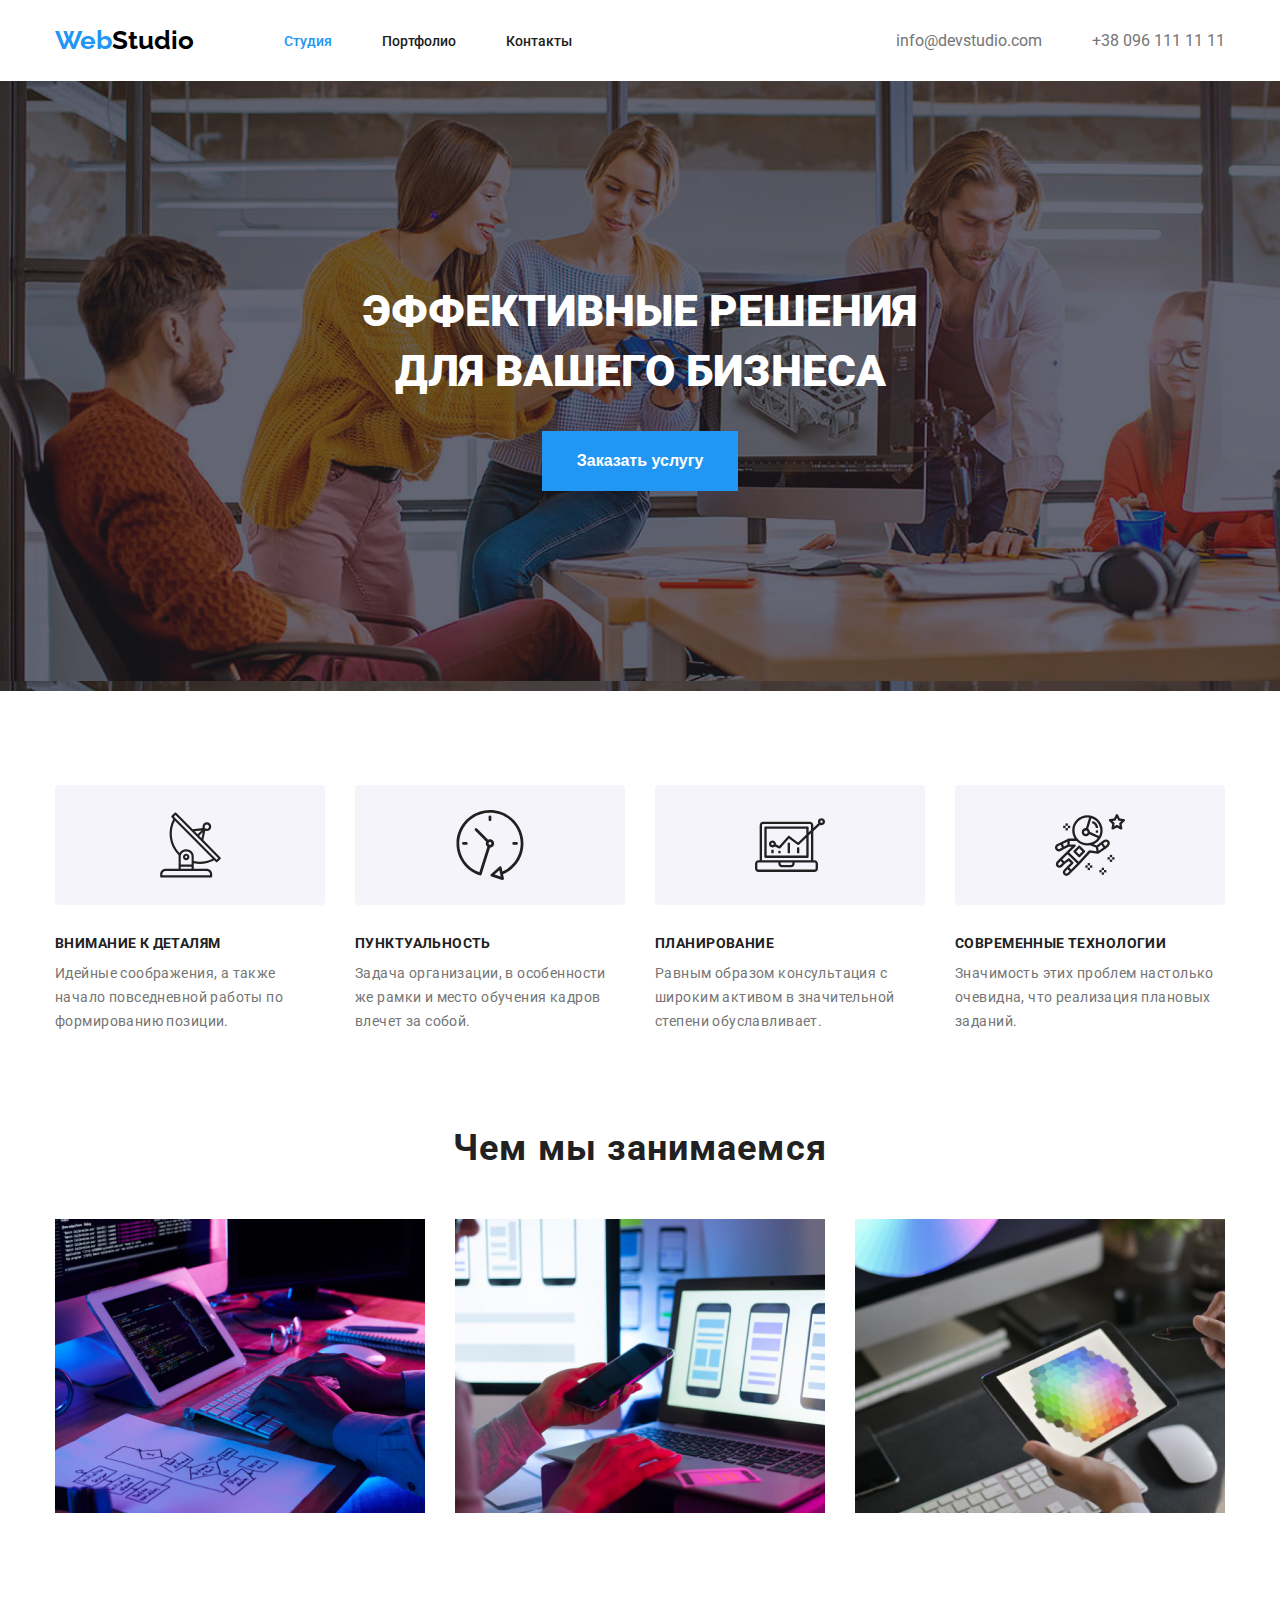
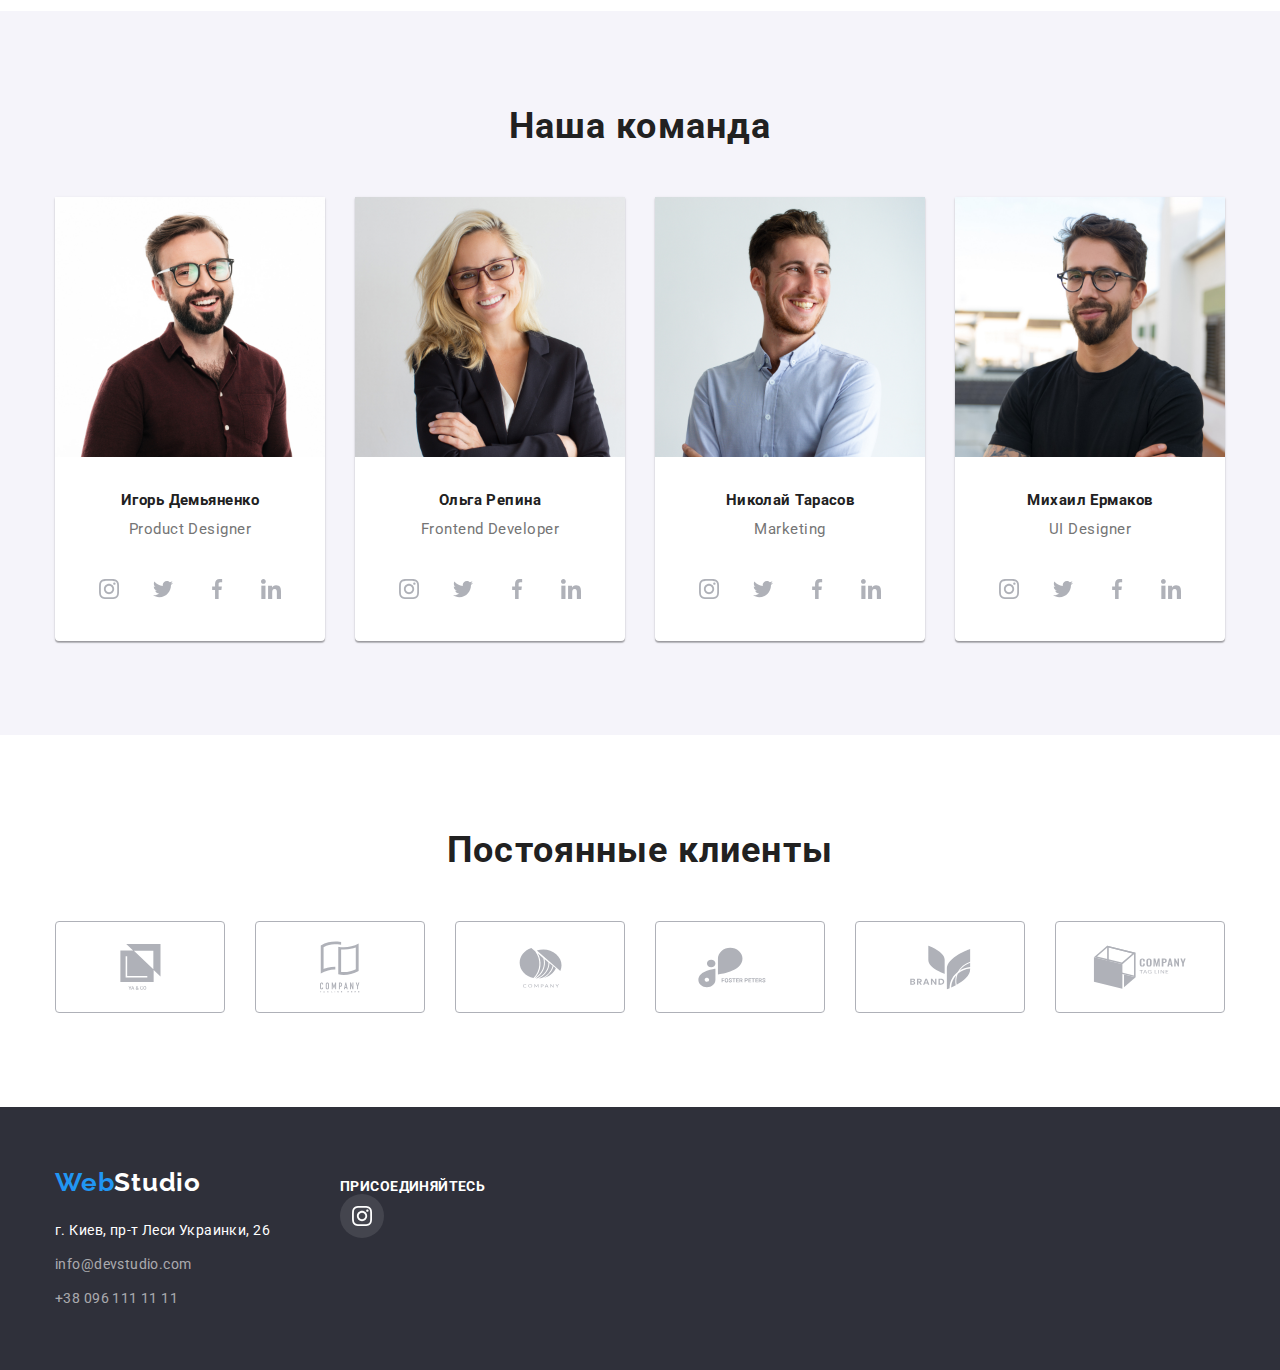
<file: index.html>
<!DOCTYPE html>
<html lang="en">
  <head>
    <meta charset="UTF-8" />
    <meta http-equiv="X-UA-Compatible" content="IE=edge" />
    <meta name="viewport" content="width=device-width, initial-scale=1.0" />
    <link rel="preconnect" href="https://fonts.googleapis.com" />
    <link rel="preconnect" href="https://fonts.gstatic.com" crossorigin />
    <link
      href="https://fonts.googleapis.com/css2?family=Raleway:wght@700&family=Roboto:wght@400;500;700;900&display=swap"
      rel="stylesheet"
    />
    <link rel="stylesheet" href="css/hamburgers.css" />
    <link rel="stylesheet" href="css/style.css" />
    <title>Document</title>
  </head>
  <body>
    <header class="header">
      <div class="container">
        <div class="menu">
          <nav class="navigation">
            <a class="header__logo raleway-font" href="">
              Web<span class="header__logo-text raleway-font">Studio</span>
            </a>
            <ul class="header__menu">
              <li><a class="header__menu-link active" href="">Студия</a></li>
              <li>
                <a class="header__menu-link" href="portfolio.html">Портфолио</a>
              </li>
              <li><a class="header__menu-link" href="">Контакты</a></li>
            </ul>
          </nav>
          <div class="contacts">
            <ul class="contacts__info">
              <li>
                <a class="contacts__info-email" href="mailto:info@devstudio.com"
                  >info@devstudio.com</a
                >
              </li>
              <li>
                <a class="contacts__info-tel" href="tel:+38 096 111 11 11"
                  >+38 096 111 11 11</a
                >
              </li>
            </ul>
          </div>
        </div>
      </div>
    </header>
    <main class="main">
      <section class="section section-black">
        <div class="container">
          <h1 class="section-black__title">
            Эффективные решения для вашего бизнеса
          </h1>
          <button class="btn btn-blue section-black__btn">
            Заказать услугу
          </button>
        </div>
      </section>
      <section class="section section-slogan">
        <div class="container">
          <h2 class="section-slogan__title">Default</h2>
          <div class="section-slogan__block slogan-block">
            <div class="slogan-block__item">
              <div class="slogan-block__svg">
                <svg class="slogan-block__icon size-antenna">
                  <use href="img/sprite.svg#icon-antenna-1"></use>
                </svg>
              </div>
              <h3 class="slogan-block__title">Внимание к деталям</h3>
              <p class="slogan-block__text">
                Идейные соображения, а также начало повседневной работы по
                формированию позиции.
              </p>
            </div>
            <div class="slogan-block__item">
              <div class="slogan-block__svg">
                <svg class="slogan-block__icon size-clock">
                  <use href="img/sprite.svg#icon-clock-1"></use>
                </svg>
              </div>
              <h3 class="slogan-block__title">Пунктуальность</h3>
              <p class="slogan-block__text">
                Задача организации, в особенности же рамки и место обучения
                кадров влечет за собой.
              </p>
            </div>
            <div class="slogan-block__item">
              <div class="slogan-block__svg">
                <svg class="slogan-block__icon size-diagram">
                  <use href="img/sprite.svg#icon-diagram-1"></use>
                </svg>
              </div>
              <h3 class="slogan-block__title">Планирование</h3>
              <p class="slogan-block__text">
                Равным образом консультация с широким активом в значительной
                степени обуславливает.
              </p>
            </div>
            <div class="slogan-block__item">
              <div class="slogan-block__svg">
                <svg class="slogan-block__icon size-astronaut">
                  <use href="img/sprite.svg#icon-astronaut-1"></use>
                </svg>
              </div>
              <h3 class="slogan-block__title">Современные технологии</h3>
              <p class="slogan-block__text">
                Значимость этих проблем настолько очевидна, что реализация
                плановых заданий.
              </p>
            </div>
          </div>
        </div>
      </section>
      <section class="section section-work">
        <div class="container">
          <h2 class="section-work__title title">Чем мы занимаемся</h2>
          <div class="section-work__block work-block">
            <div class="work-block__img">
              <img src="img/work_1.jpg" alt="" />
            </div>
            <div class="work-block__img">
              <img src="img/work_2.jpg" alt="" />
            </div>
            <div class="work-block__img">
              <img src="img/work_3.jpg" alt="" />
            </div>
          </div>
        </div>
      </section>
      <section class="section section-about">
        <div class="container">
          <h2 class="section-about__title title">Наша команда</h2>
          <div class="section-about__block about-block">
            <div class="about-block__item">
              <img class="about-block__img" src="img/team_1.jpg" alt="" />
              <div class="about-block__inner">
                <h3 class="about-block__subtitle">Игорь Демьяненко</h3>
                <p class="about-block__text">Product Designer</p>
                <div class="about-block__icons">
                  <div class="about-block_icon">
                    <svg class="about-block_svg">
                      <use href="img/sprite.svg#icon-instagram-2"></use>
                    </svg>
                  </div>
                  <div class="about-block_icon">
                    <svg class="about-block_svg">
                      <use href="img/sprite.svg#icon-twitter-1"></use>
                    </svg>
                  </div>
                  <div class="about-block_icon">
                    <svg class="about-block_svg">
                      <use href="img/sprite.svg#icon-facebook-1"></use>
                    </svg>
                  </div>
                  <div class="about-block_icon">
                    <svg class="about-block_svg">
                      <use href="img/sprite.svg#icon-linkedin-1"></use>
                    </svg>
                  </div>
                </div>
              </div>
            </div>
            <div class="about-block__item">
              <img class="about-block__img" src="img/team_2.jpg" alt="" />
              <div class="about-block__inner">
                <h3 class="about-block__subtitle">Ольга Репина</h3>
                <p class="about-block__text">Frontend Developer</p>
                <div class="about-block__icons">
                  <div class="about-block_icon">
                    <svg class="about-block_svg">
                      <use href="img/sprite.svg#icon-instagram-2"></use>
                    </svg>
                  </div>
                  <div class="about-block_icon">
                    <svg class="about-block_svg">
                      <use href="img/sprite.svg#icon-twitter-1"></use>
                    </svg>
                  </div>
                  <div class="about-block_icon">
                    <svg class="about-block_svg">
                      <use href="img/sprite.svg#icon-facebook-1"></use>
                    </svg>
                  </div>
                  <div class="about-block_icon">
                    <svg class="about-block_svg">
                      <use href="img/sprite.svg#icon-linkedin-1"></use>
                    </svg>
                  </div>
                </div>
              </div>
            </div>
            <div class="about-block__item">
              <img class="about-block__img" src="img/team_3.jpg" alt="" />
              <div class="about-block__inner">
                <h3 class="about-block__subtitle">Николай Тарасов</h3>
                <p class="about-block__text">Marketing</p>
                <div class="about-block__icons">
                  <div class="about-block_icon">
                    <svg class="about-block_svg">
                      <use href="img/sprite.svg#icon-instagram-2"></use>
                    </svg>
                  </div>
                  <div class="about-block_icon">
                    <svg class="about-block_svg">
                      <use href="img/sprite.svg#icon-twitter-1"></use>
                    </svg>
                  </div>
                  <div class="about-block_icon">
                    <svg class="about-block_svg">
                      <use href="img/sprite.svg#icon-facebook-1"></use>
                    </svg>
                  </div>
                  <div class="about-block_icon">
                    <svg class="about-block_svg">
                      <use href="img/sprite.svg#icon-linkedin-1"></use>
                    </svg>
                  </div>
                </div>
              </div>
            </div>
            <div class="about-block__item">
              <img class="about-block__img" src="img/team_4.jpg" alt="" />
              <div class="about-block__inner">
                <h3 class="about-block__subtitle">Михаил Ермаков</h3>
                <p class="about-block__text">UI Designer</p>
                <div class="about-block__icons">
                  <div class="about-block_icon">
                    <svg class="about-block_svg">
                      <use href="img/sprite.svg#icon-instagram-2"></use>
                    </svg>
                  </div>
                  <div class="about-block_icon">
                    <svg class="about-block_svg">
                      <use href="img/sprite.svg#icon-twitter-1"></use>
                    </svg>
                  </div>
                  <div class="about-block_icon">
                    <svg class="about-block_svg">
                      <use href="img/sprite.svg#icon-facebook-1"></use>
                    </svg>
                  </div>
                  <div class="about-block_icon">
                    <svg class="about-block_svg">
                      <use href="img/sprite.svg#icon-linkedin-1"></use>
                    </svg>
                  </div>
                </div>
              </div>
            </div>
          </div>
        </div>
      </section>
      <section class="section section-clients">
        <div class="container">
          <h2 class="section-clients__title title">Постоянные клиенты</h2>
          <div class="section-clients__block">
            <div class="section-clients__svg">
              <svg class="clients-svg__icon size-yaso">
                <use href="img/sprite.svg#icon-yaso"></use>
              </svg>
            </div>
            <div class="section-clients__svg">
              <svg class="clients-svg__icon size-company_one">
                <use href="img/sprite.svg#icon-company"></use>
              </svg>
            </div>
            <div class="section-clients__svg">
              <svg class="clients-svg__icon size-company_two">
                <use href="img/sprite.svg#icon-company2"></use>
              </svg>
            </div>
            <div class="section-clients__svg">
              <svg class="clients-svg__icon size-foster">
                <use href="img/sprite.svg#icon-foster"></use>
              </svg>
            </div>
            <div class="section-clients__svg">
              <svg class="clients-svg__icon size-brand">
                <use href="img/sprite.svg#icon-brand"></use>
              </svg>
            </div>
            <div class="section-clients__svg">
              <svg class="clients-svg__icon size-company_three">
                <use href="img/sprite.svg#icon-company3"></use>
              </svg>
            </div>
          </div>
        </div>
      </section>
    </main>
    <footer class="footer">
      <div class="container">
        <div class="footer-block">
          <div class="footer-left">
            <a class="footer__logo raleway-font" href="">
              Web<span class="footer__logo-text raleway-font">Studio</span>
            </a>
            <div class="footer__info">
              <p class="footer__info-address">
                г. Киев, пр-т Леси Украинки, 26
              </p>
              <a class="footer__info-email" href="mailto:info@devstudio.com"
                >info@devstudio.com</a
              >
              <a class="footer__info-tel" href="tel:+38 096 111 11 11"
                >+38 096 111 11 11</a
              >
            </div>
          </div>
          <div class="footer-center">
            <p class="footer-center-title">Присоединяйтесь</p>
            <div class="footer-center__icon">
              <div class="footer-center__svg">
                <svg class="size-inst">
                  <use href="img/sprite.svg#icon-instagram-2"></use>
                </svg>
              </div>
            </div>
          </div>
        </div>
      </div>
    </footer>
    <div class="fade-block hidden">
      <div class="modal-window">
        <form action="" class="form">
          <button class="button-close">
            <svg class="close">
              <use href="img/sprite.svg#close"></use>
            </svg>
          </button>
          <h2 class="modal-window__title">
            Оставьте свои данные, мы вам перезвоним
          </h2>
          <div class="modal-contact__fild">
            <label for="user_name">Имя</label>
            <input
              class="modal-contact__input"
              type="text"
              name="user_name"
              id="user_name"
              required
              pattern="[a-zA-Z]*"
              title="your name"
            />
            <svg>
              <use href="img/sprite.svg#person"></use>
            </svg>
          </div>
          <div class="modal-contact__fild">
            <label for="tel">Телефон</label>
            <input
              class="modal-contact__input"
              type="tel"
              name="tel"
              id="tel"
              required
              pattern="[0-9]{3}-[0-9]{3}-[0-9]{2}-[0-9]{2}"
              title="xxx-xxx-xx-xx"
            />
            <svg>
              <use href="img/sprite.svg#phone"></use>
            </svg>
          </div>
          <div class="modal-contact__fild">
            <label for="email">Почта</label>
            <input
              class="modal-contact__input"
              type="email"
              name="email"
              id="email"
              required
              pattern="[a-z0-9._%+-]+@[a-z0-9.-]+\.[a-z]{2,}$"
              title="xxx@xxx.xxx"
            />
            <svg>
              <use href="img/sprite.svg#email"></use>
            </svg>
          </div>
          <div class="modal-contact__fild">
            <label for="textarea">Комментарий</label>
            <textarea
              class="modal-contact__message"
              placeholder="Ваше сообщение"
              name="user_message"
              id="textarea"
              rows="10"
              cols="40"
            ></textarea>
            <svg>
              <use href="img/sprite.svg#email"></use>
            </svg>
          </div>
          <div class="modal-checkbox">
            <label for="checkbox"
              >Соглашаюсь с рассылкой и принимаю Условия договора</label
            >
            <input type="checkbox" id="checkbox" />
          </div>
          <button class="modal-window__btn" type="submit">Отправить</button>
        </form>
      </div>
    </div>
    <script src="/js/main.js"></script>
  </body>
</html>
</file>
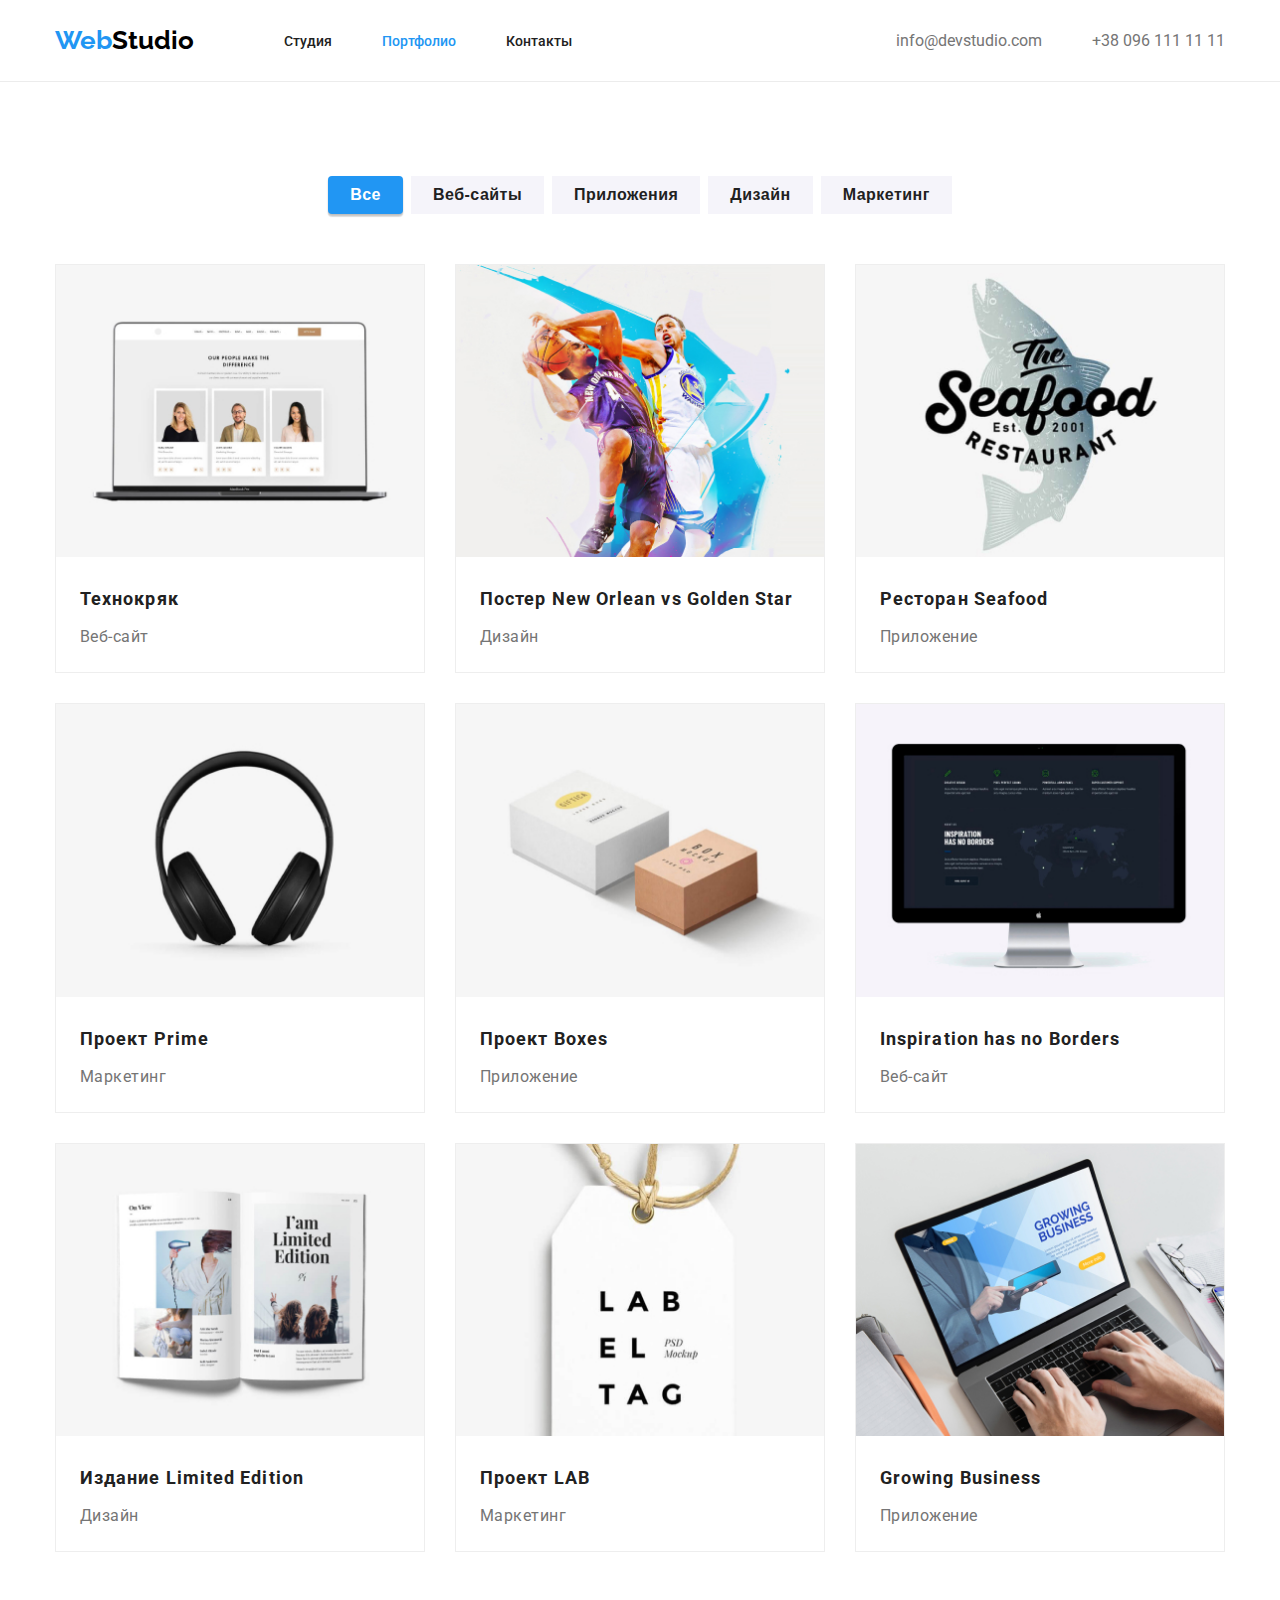
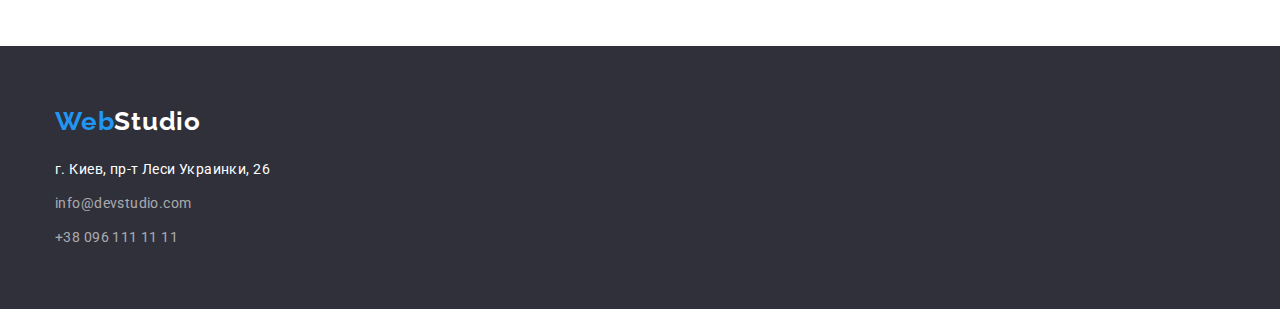
<file: portfolio.html>
<!DOCTYPE html>
<html lang="en">
  <head>
    <meta charset="UTF-8" />
    <meta http-equiv="X-UA-Compatible" content="IE=edge" />
    <meta name="viewport" content="width=device-width, initial-scale=1.0" />
    <link rel="preconnect" href="https://fonts.googleapis.com" />
    <link rel="preconnect" href="https://fonts.gstatic.com" crossorigin />
    <link
      href="https://fonts.googleapis.com/css2?family=Raleway:wght@700&family=Roboto:wght@400;500;700;900&display=swap"
      rel="stylesheet"
    />
    <link rel="stylesheet" href="css/hamburgers.css" />
    <link rel="stylesheet" href="css/style.css" />
    <title>Document</title>
  </head>
  <body>
    <header class="header header__portfolio">
      <div class="container">
        <div class="menu">
          <nav class="navigation">
            <a class="header__logo raleway-font" href="">
              Web<span class="header__logo-text raleway-font">Studio</span>
            </a>
            <ul class="header__menu">
              <li><a class="header__menu-link" href="index.html">Студия</a></li>
              <li><a class="header__menu-link active" href="">Портфолио</a></li>
              <li><a class="header__menu-link" href="">Контакты</a></li>
            </ul>
          </nav>
          <div class="contacts">
            <ul class="contacts__info">
              <li>
                <a class="contacts__info-email" href="mailto:info@devstudio.com"
                  >info@devstudio.com</a
                >
              </li>
              <li>
                <a class="contacts__info-tel" href="tel:+38 096 111 11 11"
                  >+38 096 111 11 11</a
                >
              </li>
            </ul>
          </div>
        </div>
      </div>
    </header>
    <main class="main">
      <section class="section portfolio">
        <div class="container">
          <div class="portfolio__top">
            <button class="portfolio__top-btn active">Все</button>
            <button class="portfolio__top-btn">Веб-сайты</button>
            <button class="portfolio__top-btn">Приложения</button>
            <button class="portfolio__top-btn">Дизайн</button>
            <button class="portfolio__top-btn">Маркетинг</button>
          </div>
          <div class="portfolio__bottom bottom-item">
            <div class="portfolio__bottom-item">
              <div class="portfolio__bottom-block">
                <img
                  class="portfolio__bottom-img"
                  src="img/portfolio1.jpg"
                  alt=""
                />
                <p class="portfolio__bottom-descr">
                  Ресурс предлагает комплексные предложения с разным уровнем
                  функционала и сервисов. Все это позволит посетителю получить
                  исчерпывающие сведения о компании или частном лице.
                </p>
              </div>
              <div class="portfolio__bottom-inner">
                <h3 class="portfolio__bottom-subtitle">Технокряк</h3>
                <p class="portfolio__bottom-text">Веб-сайт</p>
              </div>
            </div>
            <div class="portfolio__bottom-item">
              <div class="portfolio__bottom-block">
                <img
                  class="portfolio__bottom-img"
                  src="img/portfolio2.jpg"
                  alt=""
                />
                <p class="portfolio__bottom-descr">
                  Ресурс предлагает комплексные предложения с разным уровнем
                  функционала и сервисов. Все это позволит посетителю получить
                  исчерпывающие сведения о компании или частном лице.
                </p>
              </div>
              <div class="portfolio__bottom-inner">
                <h3 class="portfolio__bottom-subtitle">
                  Постер New Orlean vs Golden Star
                </h3>
                <p class="portfolio__bottom-text">Дизайн</p>
              </div>
            </div>
            <div class="portfolio__bottom-item">
              <img
                class="portfolio__bottom-img"
                src="img/portfolio3.jpg"
                alt=""
              />
              <div class="portfolio__bottom-inner">
                <h3 class="portfolio__bottom-subtitle">Ресторан Seafood</h3>
                <p class="portfolio__bottom-text">Приложение</p>
              </div>
            </div>
            <div class="portfolio__bottom-item">
              <img
                class="portfolio__bottom-img"
                src="img/portfolio4.jpg"
                alt=""
              />
              <div class="portfolio__bottom-inner">
                <h3 class="portfolio__bottom-subtitle">Проект Prime</h3>
                <p class="portfolio__bottom-text">Маркетинг</p>
              </div>
            </div>
            <div class="portfolio__bottom-item">
              <img
                class="portfolio__bottom-img"
                src="img/portfolio5.jpg"
                alt=""
              />
              <div class="portfolio__bottom-inner">
                <h3 class="portfolio__bottom-subtitle">Проект Boxes</h3>
                <p class="portfolio__bottom-text">Приложение</p>
              </div>
            </div>
            <div class="portfolio__bottom-item">
              <img
                class="portfolio__bottom-img"
                src="img/portfolio6.jpg"
                alt=""
              />
              <div class="portfolio__bottom-inner">
                <h3 class="portfolio__bottom-subtitle">
                  Inspiration has no Borders
                </h3>
                <p class="portfolio__bottom-text">Веб-сайт</p>
              </div>
            </div>
            <div class="portfolio__bottom-item">
              <img
                class="portfolio__bottom-img"
                src="img/portfolio7.jpg"
                alt=""
              />
              <div class="portfolio__bottom-inner">
                <h3 class="portfolio__bottom-subtitle">
                  Издание Limited Edition
                </h3>
                <p class="portfolio__bottom-text">Дизайн</p>
              </div>
            </div>
            <div class="portfolio__bottom-item">
              <img
                class="portfolio__bottom-img"
                src="img/portfolio8.jpg"
                alt=""
              />
              <div class="portfolio__bottom-inner">
                <h3 class="portfolio__bottom-subtitle">Проект LAB</h3>
                <p class="portfolio__bottom-text">Маркетинг</p>
              </div>
            </div>
            <div class="portfolio__bottom-item">
              <img
                class="portfolio__bottom-img"
                src="img/portfolio9.jpg"
                alt=""
              />
              <div class="portfolio__bottom-inner">
                <h3 class="portfolio__bottom-subtitle">Growing Business</h3>
                <p class="portfolio__bottom-text">Приложение</p>
              </div>
            </div>
          </div>
        </div>
      </section>
    </main>
    <footer class="footer">
      <div class="container">
        <div class="footer-left">
          <a class="footer__logo raleway-font" href="">
            Web<span class="footer__logo-text raleway-font">Studio</span>
          </a>
          <div class="footer__info">
            <p class="footer__info-address">г. Киев, пр-т Леси Украинки, 26</p>
            <a class="footer__info-email" href="mailto:info@devstudio.com"
              >info@devstudio.com</a
            >
            <a class="footer__info-tel" href="tel:+38 096 111 11 11"
              >+38 096 111 11 11</a
            >
          </div>
        </div>
      </div>
    </footer>
  </body>
</html>
</file>
<file: css/style.css>
@import url("https://fonts.googleapis.com/css2?family=Heebo:wght@400;500;700;900&display=swap");

* {
  margin: 0;
  padding: 0;
  box-sizing: border-box;
}

:root {
  --blue--color: #2196f3;
  --white--color: #fff;
}

.title {
  font-weight: 700;
  font-size: 36px;
  line-height: 42px;
  letter-spacing: 0.03em;
  color: #212121;
}

img {
  max-width: 100%;
  height: auto;
}

.container {
  max-width: 1170px;
  margin: 0 auto;
}

body {
  font-family: "Roboto", sans-serif;
  font-weight: 400;
}

.header {
  padding: 25px 0;
}

.raleway-font {
  font-family: "Raleway";
  font-weight: 700;
  font-size: 26px;
  line-height: 31px;
}

.menu {
  display: flex;
  align-items: center;
  justify-content: space-between;
}

.navigation {
  display: flex;
  gap: 90px;
  align-items: center;
}

.header__logo {
  text-decoration: none;
  color: #2196f3;
}

.header__logo-text {
  color: rgb(0, 0, 0);
}

.header__menu {
  display: flex;
  gap: 50px;
}

li {
  list-style-type: none;
}

a {
  text-decoration: none;
}

.header__menu-link {
  font-weight: 500;
  font-size: 14px;
  line-height: 16px;
  color: #212121;
  transition: all 0.5s ease-in-out;
  position: relative;
}

.header__menu-link::after {
  content: "";
  position: absolute;
  left: 0;
  bottom: -31px;
  display: block;
  background-color: transparent;
  width: 100%;
  height: 4px;
  transition: all 0.5s ease-in-out;
}

.contacts__info-email {
  transition: all 0.5s ease-in-out;
  position: relative;
}

.contacts__info-email::after {
  content: "";
  position: absolute;
  left: 0;
  bottom: -31px;
  display: block;
  background-color: transparent;
  width: 100%;
  height: 4px;
  transition: all 0.5s ease-in-out;
}

.contacts__info-tel {
  transition: all 0.5s ease-in-out;
  position: relative;
}

.contacts__info-tel::after {
  content: "";
  position: absolute;
  left: 0;
  bottom: -31px;
  display: block;
  background-color: transparent;
  width: 100%;
  height: 4px;
  transition: all 0.5s ease-in-out;
}

.contacts__info-tel:hover::after {
  background-color: #2196f3;
}

.contacts__info-email:hover::after {
  background-color: #2196f3;
}

.header__menu-link:hover::after {
  background-color: #2196f3;
}

.header .header__menu-link.active {
  color: #2196f3;
}

.header__menu-link:hover,
.header__menu-link:focus {
  color: #2196f3;
}

.contacts__info {
  display: flex;
  gap: 50px;
}

.contacts__info-email {
  color: #757575;
  transition: all 0.5s ease-in-out;
}

.contacts__info-email:hover,
.contacts__info-email:focus {
  color: #2196f3;
}

.contacts__info-tel {
  color: #757575;
  transition: all 0.2s ease-out;
}

.contacts__info-tel:hover,
.contacts__info-tel:focus {
  color: #2196f3;
}

.section {
  padding: 94px 0;
}

.section-black {
  background-image: linear-gradient(
      rgba(47, 48, 58, 0.4),
      rgba(47, 48, 58, 0.4)
    ),
    url("../img/Img.jpg");
  padding: 200px 0;
}

.section-black__title {
  font-weight: 900;
  font-size: 44px;
  line-height: 60px;
  margin-bottom: 30px;
  max-width: 653px;
  text-align: center;
  color: #fff;
  text-transform: uppercase;
}

.section-black .container {
  display: flex;
  flex-direction: column;
  align-items: center;
}

.btn {
  border: none;
}

.btn-blue {
  background-color: var(--blue--color);
  color: var(--white--color);
}

.section-black__btn {
  padding: 15px 35px;
  font-weight: 700;
  font-size: 16px;
  line-height: 30px;
}

.section-slogan__title {
  position: absolute;
  width: 1px;
  height: 1px;
  font-size: 0;
  overflow: hidden;
  opacity: 0;
}

.slogan-block {
  display: grid;
  grid-template-columns: repeat(4, 1fr);
  gap: 30px;
}

.slogan-block__item {
  grid-column: span 1;
}

.slogan-block__icon {
  fill: #212121;
}

.slogan-block__svg {
  background-color: #f5f4fa;
  display: flex;
  justify-content: center;
  align-items: center;
  padding: 25px 0;
  margin-bottom: 30px;
  border-radius: 4px;
}

.size-antenna {
  width: 65px;
  height: 70px;
}

.size-clock {
  width: 70px;
  height: 70px;
}

.size-diagram {
  width: 70px;
  height: 70px;
}

.size-astronaut {
  width: 70px;
  height: 70px;
}

.slogan-block__title {
  margin-bottom: 10px;
  font-weight: 700;
  font-size: 14px;
  line-height: 16px;
  letter-spacing: 0.03em;
  text-transform: uppercase;
  color: #212121;
}

.slogan-block__text {
  font-weight: 400;
  font-size: 14px;
  line-height: 24px;
  color: #757575;

  letter-spacing: 0.03em;
}

.section-work {
  padding-top: 0;
}

.section-work__title {
  text-align: center;
  margin-bottom: 50px;
}

.work-block {
  display: grid;
  grid-template-columns: repeat(3, 1fr);
  gap: 30px;
}

.about-block {
  display: grid;
  grid-template-columns: repeat(4, 1fr);
  gap: 30px;
}

.about-block__item {
  grid-column: span 1;
  background-color: #fff;
  box-shadow: 0px 1px 3px rgba(0, 0, 0, 0.12), 0px 1px 1px rgba(0, 0, 0, 0.14),
    0px 2px 1px rgba(0, 0, 0, 0.2);
  border-radius: 0px 0px 4px 4px;
}

.section-about {
  background-color: #f5f4fa;
}

.about-block__inner {
  padding: 30px 32px;
}

.section-about__title {
  text-align: center;
  margin-bottom: 50px;
}

.about-block__subtitle {
  font-size: 15px;
  line-height: 19px;
  text-align: center;
  letter-spacing: 0.03em;
  color: #212121;
  margin-bottom: 10px;
}

.about-block__text {
  font-size: 15px;
  line-height: 19px;
  text-align: center;
  letter-spacing: 0.03em;
  color: #757575;
}

.about-block__icons {
  display: flex;
  justify-content: space-between;
  margin-top: 28px;
  gap: 10px;
}

.about-block_svg {
  fill: #afb1b8;
  width: 20px;
  height: 20px;
  cursor: pointer;
  transition: all 0.3s ease-in-out;
}

.about-block_icon {
  border-radius: 50%;
  width: 44px;
  height: 44px;
  background-color: transparent;
  display: flex;
  justify-content: center;
  align-items: center;
  transition: all 0.5s ease-in-out;
}

.about-block_icon:hover {
  background-color: #2196f3;
}

.about-block_svg:hover {
  stroke: #fff;
}

.section-clients__title {
  text-align: center;
  margin-bottom: 50px;
}

.section-clients__block {
  display: flex;
  justify-content: space-between;
}

.section-clients__icon {
  padding: 23px 65px;
  border: 1px solid #afb1b8;
  border-radius: 4px;
}

.section-clients__svg {
  border: 1px solid #afb1b8;
  border-radius: 4px;
  width: 170px;
  height: 92px;
  display: flex;
  justify-content: center;
  align-items: center;
  cursor: pointer;
}

.section-clients__svg:hover {
  fill: #2196f3;
}

.clients-svg__icon {
  fill: #afb1b8;
}

.size-yaso {
  width: 41px;
  height: 46px;
}

.size-company_one {
  width: 40px;
  height: 52px;
}

.size-company_two {
  width: 43px;
  height: 41px;
}

.size-foster {
  width: 84px;
  height: 41px;
}

.size-brand {
  width: 63px;
  height: 45px;
}

.size-company_three {
  width: 94px;
  height: 44px;
}

.footer {
  padding: 60px 0;
  background-color: #2f303a;
}

.footer-block {
  display: flex;
  align-items: baseline;
}

.footer-left {
  margin-right: 70px;
}

.footer__logo {
  font-weight: 700;
  font-size: 26px;
  line-height: 31px;
  letter-spacing: 0.03em;
  color: #2196f3;
}

.footer__logo-text {
  color: #fff;
}

.footer__info {
  display: flex;
  flex-direction: column;
  margin-top: 20px;
  gap: 10px;
}

.footer__info-address {
  font-size: 14px;
  line-height: 24px;
  letter-spacing: 0.03em;
  color: #ffffff;
}

.footer__info-email {
  font-size: 14px;
  line-height: 24px;
  letter-spacing: 0.03em;
  color: rgba(255, 255, 255, 0.6);
}

.footer__info-tel {
  font-size: 14px;
  line-height: 24px;
  letter-spacing: 0.03em;
  color: rgba(255, 255, 255, 0.6);
}

.footer-center-title {
  font-weight: 700;
  font-size: 14px;
  line-height: 16px;
  letter-spacing: 0.03em;
  text-transform: uppercase;
  color: #fff;
}

.footer-center__svg {
  border-radius: 50%;
  background: rgba(255, 255, 255, 0.1);
  width: 44px;
  height: 44px;
  display: flex;
  justify-content: center;
  align-items: center;
}

.size-inst {
  width: 20px;
  height: 20px;
  fill: #fff;
}

.fade-block {
  position: fixed;
  top: 0;
  left: 0;
  right: 0;
  bottom: 0;
  background-color: rgba(0, 0, 0, 0.2);
  display: flex;
}

.hidden {
  display: none;
}

.modal-window {
  max-width: 528px;
  margin: auto;
  background-color: #fff;
  position: relative;
  padding: 40px;
}

.button-close {
  width: 30px;
  height: 30px;
  display: inline-flex;
  align-items: center;
  justify-content: center;
  background-color: #fff;
  border-radius: 50%;
  position: absolute;
  top: 8px;
  right: 8px;
  border: 1px solid rgba(0, 0, 0, 0.1);
}

.close {
  fill: #212121;
  width: 18px;
  height: 18px;
}

.modal-window svg {
  fill: #212121;
  width: 18px;
  height: 18px;
}

.modal-contact__message {
  resize: vertical;
}

.modal-window__title {
  font-weight: 700;
  font-size: 20px;
  line-height: 23px;
  text-align: center;
  letter-spacing: 0.03em;
  color: #212121;
}

.modal-window__btn {
  padding: 10px 55px;
  background-color: #2196f3;
  box-shadow: 0px 4px 4px rgba(0, 0, 0, 0.15);
  border-radius: 4px;
}

.header__portfolio {
  border-bottom: 1px solid #ececec;
}

.portfolio__top {
  display: flex;
  justify-content: center;
  gap: 8px;
}

.portfolio__top button {
  border: none;
  background-color: #f5f4fa;
  padding: 6px 22px;
}

.portfolio .portfolio__top-btn.active {
  background-color: #2196f3;
  color: #fff;
  box-shadow: 0px 3px 1px rgba(0, 0, 0, 0.1), 0px 1px 2px rgba(0, 0, 0, 0.08),
    0px 2px 2px rgba(0, 0, 0, 0.12);
  border-radius: 4px;
}

.portfolio__top-btn {
  color: #212121;
  font-weight: 700;
  font-size: 16px;
  line-height: 26px;
  text-align: center;
  letter-spacing: 0.03em;
  cursor: pointer;
  transition: all 0.2s ease-out;
}

.portfolio__top-btn:hover,
.portfolio__top-btn:focus {
  background-color: #2196f3;
  color: #fff;
  box-shadow: 0px 3px 1px rgba(0, 0, 0, 0.1), 0px 1px 2px rgba(0, 0, 0, 0.08),
    0px 2px 2px rgba(0, 0, 0, 0.12);
  border-radius: 4px;
}

.portfolio__bottom {
  padding: 50px 0 0;
}

.bottom-item {
  display: grid;
  grid-template-columns: repeat(3, 1fr);
  gap: 30px;
}

.portfolio__bottom-item {
  grid-column: span 1;
  grid-row: span 1;
  border: 1px solid #eeeeee;
  cursor: pointer;
  transition: all 0.5s ease-in-out;
}

.portfolio__bottom-item:hover {
  box-shadow: 0px 1px 1px rgba(0, 0, 0, 0.12), 0px 4px 4px rgba(0, 0, 0, 0.06),
    1px 4px 6px rgba(0, 0, 0, 0.16);
}

.portfolio__bottom-item:hover .portfolio__bottom-descr {
  transform: translateY(0);
}

.portfolio__bottom-block {
  position: relative;
  overflow: hidden;
}

.portfolio__bottom-descr {
  position: absolute;
  left: 0;
  top: 0;
  width: 100%;
  height: 100%;
  background-color: rgb(33, 150, 243, 0.9);
  color: #fff;
  padding: 63px 24px;
  font-size: 18px;
  line-height: 28px;
  letter-spacing: 0.03em;
  /* overflow: auto; */
  transform: translateY(100%);
  transition: all 0.3s ease-in-out;
}

.portfolio__bottom-inner {
  padding: 20px 24px;
}

.portfolio__bottom-subtitle {
  margin-bottom: 5px;
  font-weight: 700;
  font-size: 18px;
  line-height: 36px;
  letter-spacing: 0.06em;
  color: #212121;
}

.portfolio__bottom-text {
  font-size: 16px;
  line-height: 30px;
  letter-spacing: 0.03em;
  color: #757575;
}
</file>
<file: css/hamburgers.css>
/*!
 * Hamburgers
 * @description Tasty CSS-animated hamburgers
 * @author Jonathan Suh @jonsuh
 * @site https://jonsuh.com/hamburgers
 * @link https://github.com/jonsuh/hamburgers
 */
.hamburger {
  padding: 15px 15px;
  display: inline-block;
  cursor: pointer;
  transition-property: opacity, filter;
  transition-duration: 0.15s;
  transition-timing-function: linear;
  font: inherit;
  color: inherit;
  text-transform: none;
  background-color: transparent;
  border: 0;
  margin: 0;
  overflow: visible; }
  .hamburger:hover {
    opacity: 0.7; }
  .hamburger.is-active:hover {
    opacity: 0.7; }
  .hamburger.is-active .hamburger-inner,
  .hamburger.is-active .hamburger-inner::before,
  .hamburger.is-active .hamburger-inner::after {
    background-color: #000; }

.hamburger-box {
  width: 40px;
  height: 24px;
  display: inline-block;
  position: relative; }

.hamburger-inner {
  display: block;
  top: 50%;
  margin-top: -2px; }
  .hamburger-inner, .hamburger-inner::before, .hamburger-inner::after {
    width: 40px;
    height: 4px;
    background-color: #000;
    border-radius: 4px;
    position: absolute;
    transition-property: transform;
    transition-duration: 0.15s;
    transition-timing-function: ease; }
  .hamburger-inner::before, .hamburger-inner::after {
    content: "";
    display: block; }
  .hamburger-inner::before {
    top: -10px; }
  .hamburger-inner::after {
    bottom: -10px; }

/*
   * 3DX
   */
.hamburger--3dx .hamburger-box {
  perspective: 80px; }

.hamburger--3dx .hamburger-inner {
  transition: transform 0.15s cubic-bezier(0.645, 0.045, 0.355, 1), background-color 0s 0.1s cubic-bezier(0.645, 0.045, 0.355, 1); }
  .hamburger--3dx .hamburger-inner::before, .hamburger--3dx .hamburger-inner::after {
    transition: transform 0s 0.1s cubic-bezier(0.645, 0.045, 0.355, 1); }

.hamburger--3dx.is-active .hamburger-inner {
  background-color: transparent !important;
  transform: rotateY(180deg); }
  .hamburger--3dx.is-active .hamburger-inner::before {
    transform: translate3d(0, 10px, 0) rotate(45deg); }
  .hamburger--3dx.is-active .hamburger-inner::after {
    transform: translate3d(0, -10px, 0) rotate(-45deg); }

/*
   * 3DX Reverse
   */
.hamburger--3dx-r .hamburger-box {
  perspective: 80px; }

.hamburger--3dx-r .hamburger-inner {
  transition: transform 0.15s cubic-bezier(0.645, 0.045, 0.355, 1), background-color 0s 0.1s cubic-bezier(0.645, 0.045, 0.355, 1); }
  .hamburger--3dx-r .hamburger-inner::before, .hamburger--3dx-r .hamburger-inner::after {
    transition: transform 0s 0.1s cubic-bezier(0.645, 0.045, 0.355, 1); }

.hamburger--3dx-r.is-active .hamburger-inner {
  background-color: transparent !important;
  transform: rotateY(-180deg); }
  .hamburger--3dx-r.is-active .hamburger-inner::before {
    transform: translate3d(0, 10px, 0) rotate(45deg); }
  .hamburger--3dx-r.is-active .hamburger-inner::after {
    transform: translate3d(0, -10px, 0) rotate(-45deg); }

/*
   * 3DY
   */
.hamburger--3dy .hamburger-box {
  perspective: 80px; }

.hamburger--3dy .hamburger-inner {
  transition: transform 0.15s cubic-bezier(0.645, 0.045, 0.355, 1), background-color 0s 0.1s cubic-bezier(0.645, 0.045, 0.355, 1); }
  .hamburger--3dy .hamburger-inner::before, .hamburger--3dy .hamburger-inner::after {
    transition: transform 0s 0.1s cubic-bezier(0.645, 0.045, 0.355, 1); }

.hamburger--3dy.is-active .hamburger-inner {
  background-color: transparent !important;
  transform: rotateX(-180deg); }
  .hamburger--3dy.is-active .hamburger-inner::before {
    transform: translate3d(0, 10px, 0) rotate(45deg); }
  .hamburger--3dy.is-active .hamburger-inner::after {
    transform: translate3d(0, -10px, 0) rotate(-45deg); }

/*
   * 3DY Reverse
   */
.hamburger--3dy-r .hamburger-box {
  perspective: 80px; }

.hamburger--3dy-r .hamburger-inner {
  transition: transform 0.15s cubic-bezier(0.645, 0.045, 0.355, 1), background-color 0s 0.1s cubic-bezier(0.645, 0.045, 0.355, 1); }
  .hamburger--3dy-r .hamburger-inner::before, .hamburger--3dy-r .hamburger-inner::after {
    transition: transform 0s 0.1s cubic-bezier(0.645, 0.045, 0.355, 1); }

.hamburger--3dy-r.is-active .hamburger-inner {
  background-color: transparent !important;
  transform: rotateX(180deg); }
  .hamburger--3dy-r.is-active .hamburger-inner::before {
    transform: translate3d(0, 10px, 0) rotate(45deg); }
  .hamburger--3dy-r.is-active .hamburger-inner::after {
    transform: translate3d(0, -10px, 0) rotate(-45deg); }

/*
   * 3DXY
   */
.hamburger--3dxy .hamburger-box {
  perspective: 80px; }

.hamburger--3dxy .hamburger-inner {
  transition: transform 0.15s cubic-bezier(0.645, 0.045, 0.355, 1), background-color 0s 0.1s cubic-bezier(0.645, 0.045, 0.355, 1); }
  .hamburger--3dxy .hamburger-inner::before, .hamburger--3dxy .hamburger-inner::after {
    transition: transform 0s 0.1s cubic-bezier(0.645, 0.045, 0.355, 1); }

.hamburger--3dxy.is-active .hamburger-inner {
  background-color: transparent !important;
  transform: rotateX(180deg) rotateY(180deg); }
  .hamburger--3dxy.is-active .hamburger-inner::before {
    transform: translate3d(0, 10px, 0) rotate(45deg); }
  .hamburger--3dxy.is-active .hamburger-inner::after {
    transform: translate3d(0, -10px, 0) rotate(-45deg); }

/*
   * 3DXY Reverse
   */
.hamburger--3dxy-r .hamburger-box {
  perspective: 80px; }

.hamburger--3dxy-r .hamburger-inner {
  transition: transform 0.15s cubic-bezier(0.645, 0.045, 0.355, 1), background-color 0s 0.1s cubic-bezier(0.645, 0.045, 0.355, 1); }
  .hamburger--3dxy-r .hamburger-inner::before, .hamburger--3dxy-r .hamburger-inner::after {
    transition: transform 0s 0.1s cubic-bezier(0.645, 0.045, 0.355, 1); }

.hamburger--3dxy-r.is-active .hamburger-inner {
  background-color: transparent !important;
  transform: rotateX(180deg) rotateY(180deg) rotateZ(-180deg); }
  .hamburger--3dxy-r.is-active .hamburger-inner::before {
    transform: translate3d(0, 10px, 0) rotate(45deg); }
  .hamburger--3dxy-r.is-active .hamburger-inner::after {
    transform: translate3d(0, -10px, 0) rotate(-45deg); }

/*
   * Arrow
   */
.hamburger--arrow.is-active .hamburger-inner::before {
  transform: translate3d(-8px, 0, 0) rotate(-45deg) scale(0.7, 1); }

.hamburger--arrow.is-active .hamburger-inner::after {
  transform: translate3d(-8px, 0, 0) rotate(45deg) scale(0.7, 1); }

/*
   * Arrow Right
   */
.hamburger--arrow-r.is-active .hamburger-inner::before {
  transform: translate3d(8px, 0, 0) rotate(45deg) scale(0.7, 1); }

.hamburger--arrow-r.is-active .hamburger-inner::after {
  transform: translate3d(8px, 0, 0) rotate(-45deg) scale(0.7, 1); }

/*
   * Arrow Alt
   */
.hamburger--arrowalt .hamburger-inner::before {
  transition: top 0.1s 0.1s ease, transform 0.1s cubic-bezier(0.165, 0.84, 0.44, 1); }

.hamburger--arrowalt .hamburger-inner::after {
  transition: bottom 0.1s 0.1s ease, transform 0.1s cubic-bezier(0.165, 0.84, 0.44, 1); }

.hamburger--arrowalt.is-active .hamburger-inner::before {
  top: 0;
  transform: translate3d(-8px, -10px, 0) rotate(-45deg) scale(0.7, 1);
  transition: top 0.1s ease, transform 0.1s 0.1s cubic-bezier(0.895, 0.03, 0.685, 0.22); }

.hamburger--arrowalt.is-active .hamburger-inner::after {
  bottom: 0;
  transform: translate3d(-8px, 10px, 0) rotate(45deg) scale(0.7, 1);
  transition: bottom 0.1s ease, transform 0.1s 0.1s cubic-bezier(0.895, 0.03, 0.685, 0.22); }

/*
   * Arrow Alt Right
   */
.hamburger--arrowalt-r .hamburger-inner::before {
  transition: top 0.1s 0.1s ease, transform 0.1s cubic-bezier(0.165, 0.84, 0.44, 1); }

.hamburger--arrowalt-r .hamburger-inner::after {
  transition: bottom 0.1s 0.1s ease, transform 0.1s cubic-bezier(0.165, 0.84, 0.44, 1); }

.hamburger--arrowalt-r.is-active .hamburger-inner::before {
  top: 0;
  transform: translate3d(8px, -10px, 0) rotate(45deg) scale(0.7, 1);
  transition: top 0.1s ease, transform 0.1s 0.1s cubic-bezier(0.895, 0.03, 0.685, 0.22); }

.hamburger--arrowalt-r.is-active .hamburger-inner::after {
  bottom: 0;
  transform: translate3d(8px, 10px, 0) rotate(-45deg) scale(0.7, 1);
  transition: bottom 0.1s ease, transform 0.1s 0.1s cubic-bezier(0.895, 0.03, 0.685, 0.22); }

/*
   * Arrow Turn
   */
.hamburger--arrowturn.is-active .hamburger-inner {
  transform: rotate(-180deg); }
  .hamburger--arrowturn.is-active .hamburger-inner::before {
    transform: translate3d(8px, 0, 0) rotate(45deg) scale(0.7, 1); }
  .hamburger--arrowturn.is-active .hamburger-inner::after {
    transform: translate3d(8px, 0, 0) rotate(-45deg) scale(0.7, 1); }

/*
   * Arrow Turn Right
   */
.hamburger--arrowturn-r.is-active .hamburger-inner {
  transform: rotate(-180deg); }
  .hamburger--arrowturn-r.is-active .hamburger-inner::before {
    transform: translate3d(-8px, 0, 0) rotate(-45deg) scale(0.7, 1); }
  .hamburger--arrowturn-r.is-active .hamburger-inner::after {
    transform: translate3d(-8px, 0, 0) rotate(45deg) scale(0.7, 1); }

/*
   * Boring
   */
.hamburger--boring .hamburger-inner, .hamburger--boring .hamburger-inner::before, .hamburger--boring .hamburger-inner::after {
  transition-property: none; }

.hamburger--boring.is-active .hamburger-inner {
  transform: rotate(45deg); }
  .hamburger--boring.is-active .hamburger-inner::before {
    top: 0;
    opacity: 0; }
  .hamburger--boring.is-active .hamburger-inner::after {
    bottom: 0;
    transform: rotate(-90deg); }

/*
   * Collapse
   */
.hamburger--collapse .hamburger-inner {
  top: auto;
  bottom: 0;
  transition-duration: 0.13s;
  transition-delay: 0.13s;
  transition-timing-function: cubic-bezier(0.55, 0.055, 0.675, 0.19); }
  .hamburger--collapse .hamburger-inner::after {
    top: -20px;
    transition: top 0.2s 0.2s cubic-bezier(0.33333, 0.66667, 0.66667, 1), opacity 0.1s linear; }
  .hamburger--collapse .hamburger-inner::before {
    transition: top 0.12s 0.2s cubic-bezier(0.33333, 0.66667, 0.66667, 1), transform 0.13s cubic-bezier(0.55, 0.055, 0.675, 0.19); }

.hamburger--collapse.is-active .hamburger-inner {
  transform: translate3d(0, -10px, 0) rotate(-45deg);
  transition-delay: 0.22s;
  transition-timing-function: cubic-bezier(0.215, 0.61, 0.355, 1); }
  .hamburger--collapse.is-active .hamburger-inner::after {
    top: 0;
    opacity: 0;
    transition: top 0.2s cubic-bezier(0.33333, 0, 0.66667, 0.33333), opacity 0.1s 0.22s linear; }
  .hamburger--collapse.is-active .hamburger-inner::before {
    top: 0;
    transform: rotate(-90deg);
    transition: top 0.1s 0.16s cubic-bezier(0.33333, 0, 0.66667, 0.33333), transform 0.13s 0.25s cubic-bezier(0.215, 0.61, 0.355, 1); }

/*
   * Collapse Reverse
   */
.hamburger--collapse-r .hamburger-inner {
  top: auto;
  bottom: 0;
  transition-duration: 0.13s;
  transition-delay: 0.13s;
  transition-timing-function: cubic-bezier(0.55, 0.055, 0.675, 0.19); }
  .hamburger--collapse-r .hamburger-inner::after {
    top: -20px;
    transition: top 0.2s 0.2s cubic-bezier(0.33333, 0.66667, 0.66667, 1), opacity 0.1s linear; }
  .hamburger--collapse-r .hamburger-inner::before {
    transition: top 0.12s 0.2s cubic-bezier(0.33333, 0.66667, 0.66667, 1), transform 0.13s cubic-bezier(0.55, 0.055, 0.675, 0.19); }

.hamburger--collapse-r.is-active .hamburger-inner {
  transform: translate3d(0, -10px, 0) rotate(45deg);
  transition-delay: 0.22s;
  transition-timing-function: cubic-bezier(0.215, 0.61, 0.355, 1); }
  .hamburger--collapse-r.is-active .hamburger-inner::after {
    top: 0;
    opacity: 0;
    transition: top 0.2s cubic-bezier(0.33333, 0, 0.66667, 0.33333), opacity 0.1s 0.22s linear; }
  .hamburger--collapse-r.is-active .hamburger-inner::before {
    top: 0;
    transform: rotate(90deg);
    transition: top 0.1s 0.16s cubic-bezier(0.33333, 0, 0.66667, 0.33333), transform 0.13s 0.25s cubic-bezier(0.215, 0.61, 0.355, 1); }

/*
   * Elastic
   */
.hamburger--elastic .hamburger-inner {
  top: 2px;
  transition-duration: 0.275s;
  transition-timing-function: cubic-bezier(0.68, -0.55, 0.265, 1.55); }
  .hamburger--elastic .hamburger-inner::before {
    top: 10px;
    transition: opacity 0.125s 0.275s ease; }
  .hamburger--elastic .hamburger-inner::after {
    top: 20px;
    transition: transform 0.275s cubic-bezier(0.68, -0.55, 0.265, 1.55); }

.hamburger--elastic.is-active .hamburger-inner {
  transform: translate3d(0, 10px, 0) rotate(135deg);
  transition-delay: 0.075s; }
  .hamburger--elastic.is-active .hamburger-inner::before {
    transition-delay: 0s;
    opacity: 0; }
  .hamburger--elastic.is-active .hamburger-inner::after {
    transform: translate3d(0, -20px, 0) rotate(-270deg);
    transition-delay: 0.075s; }

/*
   * Elastic Reverse
   */
.hamburger--elastic-r .hamburger-inner {
  top: 2px;
  transition-duration: 0.275s;
  transition-timing-function: cubic-bezier(0.68, -0.55, 0.265, 1.55); }
  .hamburger--elastic-r .hamburger-inner::before {
    top: 10px;
    transition: opacity 0.125s 0.275s ease; }
  .hamburger--elastic-r .hamburger-inner::after {
    top: 20px;
    transition: transform 0.275s cubic-bezier(0.68, -0.55, 0.265, 1.55); }

.hamburger--elastic-r.is-active .hamburger-inner {
  transform: translate3d(0, 10px, 0) rotate(-135deg);
  transition-delay: 0.075s; }
  .hamburger--elastic-r.is-active .hamburger-inner::before {
    transition-delay: 0s;
    opacity: 0; }
  .hamburger--elastic-r.is-active .hamburger-inner::after {
    transform: translate3d(0, -20px, 0) rotate(270deg);
    transition-delay: 0.075s; }

/*
   * Emphatic
   */
.hamburger--emphatic {
  overflow: hidden; }
  .hamburger--emphatic .hamburger-inner {
    transition: background-color 0.125s 0.175s ease-in; }
    .hamburger--emphatic .hamburger-inner::before {
      left: 0;
      transition: transform 0.125s cubic-bezier(0.6, 0.04, 0.98, 0.335), top 0.05s 0.125s linear, left 0.125s 0.175s ease-in; }
    .hamburger--emphatic .hamburger-inner::after {
      top: 10px;
      right: 0;
      transition: transform 0.125s cubic-bezier(0.6, 0.04, 0.98, 0.335), top 0.05s 0.125s linear, right 0.125s 0.175s ease-in; }
  .hamburger--emphatic.is-active .hamburger-inner {
    transition-delay: 0s;
    transition-timing-function: ease-out;
    background-color: transparent !important; }
    .hamburger--emphatic.is-active .hamburger-inner::before {
      left: -80px;
      top: -80px;
      transform: translate3d(80px, 80px, 0) rotate(45deg);
      transition: left 0.125s ease-out, top 0.05s 0.125s linear, transform 0.125s 0.175s cubic-bezier(0.075, 0.82, 0.165, 1); }
    .hamburger--emphatic.is-active .hamburger-inner::after {
      right: -80px;
      top: -80px;
      transform: translate3d(-80px, 80px, 0) rotate(-45deg);
      transition: right 0.125s ease-out, top 0.05s 0.125s linear, transform 0.125s 0.175s cubic-bezier(0.075, 0.82, 0.165, 1); }

/*
   * Emphatic Reverse
   */
.hamburger--emphatic-r {
  overflow: hidden; }
  .hamburger--emphatic-r .hamburger-inner {
    transition: background-color 0.125s 0.175s ease-in; }
    .hamburger--emphatic-r .hamburger-inner::before {
      left: 0;
      transition: transform 0.125s cubic-bezier(0.6, 0.04, 0.98, 0.335), top 0.05s 0.125s linear, left 0.125s 0.175s ease-in; }
    .hamburger--emphatic-r .hamburger-inner::after {
      top: 10px;
      right: 0;
      transition: transform 0.125s cubic-bezier(0.6, 0.04, 0.98, 0.335), top 0.05s 0.125s linear, right 0.125s 0.175s ease-in; }
  .hamburger--emphatic-r.is-active .hamburger-inner {
    transition-delay: 0s;
    transition-timing-function: ease-out;
    background-color: transparent !important; }
    .hamburger--emphatic-r.is-active .hamburger-inner::before {
      left: -80px;
      top: 80px;
      transform: translate3d(80px, -80px, 0) rotate(-45deg);
      transition: left 0.125s ease-out, top 0.05s 0.125s linear, transform 0.125s 0.175s cubic-bezier(0.075, 0.82, 0.165, 1); }
    .hamburger--emphatic-r.is-active .hamburger-inner::after {
      right: -80px;
      top: 80px;
      transform: translate3d(-80px, -80px, 0) rotate(45deg);
      transition: right 0.125s ease-out, top 0.05s 0.125s linear, transform 0.125s 0.175s cubic-bezier(0.075, 0.82, 0.165, 1); }

/*
   * Minus
   */
.hamburger--minus .hamburger-inner::before, .hamburger--minus .hamburger-inner::after {
  transition: bottom 0.08s 0s ease-out, top 0.08s 0s ease-out, opacity 0s linear; }

.hamburger--minus.is-active .hamburger-inner::before, .hamburger--minus.is-active .hamburger-inner::after {
  opacity: 0;
  transition: bottom 0.08s ease-out, top 0.08s ease-out, opacity 0s 0.08s linear; }

.hamburger--minus.is-active .hamburger-inner::before {
  top: 0; }

.hamburger--minus.is-active .hamburger-inner::after {
  bottom: 0; }

/*
   * Slider
   */
.hamburger--slider .hamburger-inner {
  top: 2px; }
  .hamburger--slider .hamburger-inner::before {
    top: 10px;
    transition-property: transform, opacity;
    transition-timing-function: ease;
    transition-duration: 0.15s; }
  .hamburger--slider .hamburger-inner::after {
    top: 20px; }

.hamburger--slider.is-active .hamburger-inner {
  transform: translate3d(0, 10px, 0) rotate(45deg); }
  .hamburger--slider.is-active .hamburger-inner::before {
    transform: rotate(-45deg) translate3d(-5.71429px, -6px, 0);
    opacity: 0; }
  .hamburger--slider.is-active .hamburger-inner::after {
    transform: translate3d(0, -20px, 0) rotate(-90deg); }

/*
   * Slider Reverse
   */
.hamburger--slider-r .hamburger-inner {
  top: 2px; }
  .hamburger--slider-r .hamburger-inner::before {
    top: 10px;
    transition-property: transform, opacity;
    transition-timing-function: ease;
    transition-duration: 0.15s; }
  .hamburger--slider-r .hamburger-inner::after {
    top: 20px; }

.hamburger--slider-r.is-active .hamburger-inner {
  transform: translate3d(0, 10px, 0) rotate(-45deg); }
  .hamburger--slider-r.is-active .hamburger-inner::before {
    transform: rotate(45deg) translate3d(5.71429px, -6px, 0);
    opacity: 0; }
  .hamburger--slider-r.is-active .hamburger-inner::after {
    transform: translate3d(0, -20px, 0) rotate(90deg); }

/*
   * Spin
   */
.hamburger--spin .hamburger-inner {
  transition-duration: 0.22s;
  transition-timing-function: cubic-bezier(0.55, 0.055, 0.675, 0.19); }
  .hamburger--spin .hamburger-inner::before {
    transition: top 0.1s 0.25s ease-in, opacity 0.1s ease-in; }
  .hamburger--spin .hamburger-inner::after {
    transition: bottom 0.1s 0.25s ease-in, transform 0.22s cubic-bezier(0.55, 0.055, 0.675, 0.19); }

.hamburger--spin.is-active .hamburger-inner {
  transform: rotate(225deg);
  transition-delay: 0.12s;
  transition-timing-function: cubic-bezier(0.215, 0.61, 0.355, 1); }
  .hamburger--spin.is-active .hamburger-inner::before {
    top: 0;
    opacity: 0;
    transition: top 0.1s ease-out, opacity 0.1s 0.12s ease-out; }
  .hamburger--spin.is-active .hamburger-inner::after {
    bottom: 0;
    transform: rotate(-90deg);
    transition: bottom 0.1s ease-out, transform 0.22s 0.12s cubic-bezier(0.215, 0.61, 0.355, 1); }

/*
   * Spin Reverse
   */
.hamburger--spin-r .hamburger-inner {
  transition-duration: 0.22s;
  transition-timing-function: cubic-bezier(0.55, 0.055, 0.675, 0.19); }
  .hamburger--spin-r .hamburger-inner::before {
    transition: top 0.1s 0.25s ease-in, opacity 0.1s ease-in; }
  .hamburger--spin-r .hamburger-inner::after {
    transition: bottom 0.1s 0.25s ease-in, transform 0.22s cubic-bezier(0.55, 0.055, 0.675, 0.19); }

.hamburger--spin-r.is-active .hamburger-inner {
  transform: rotate(-225deg);
  transition-delay: 0.12s;
  transition-timing-function: cubic-bezier(0.215, 0.61, 0.355, 1); }
  .hamburger--spin-r.is-active .hamburger-inner::before {
    top: 0;
    opacity: 0;
    transition: top 0.1s ease-out, opacity 0.1s 0.12s ease-out; }
  .hamburger--spin-r.is-active .hamburger-inner::after {
    bottom: 0;
    transform: rotate(90deg);
    transition: bottom 0.1s ease-out, transform 0.22s 0.12s cubic-bezier(0.215, 0.61, 0.355, 1); }

/*
   * Spring
   */
.hamburger--spring .hamburger-inner {
  top: 2px;
  transition: background-color 0s 0.13s linear; }
  .hamburger--spring .hamburger-inner::before {
    top: 10px;
    transition: top 0.1s 0.2s cubic-bezier(0.33333, 0.66667, 0.66667, 1), transform 0.13s cubic-bezier(0.55, 0.055, 0.675, 0.19); }
  .hamburger--spring .hamburger-inner::after {
    top: 20px;
    transition: top 0.2s 0.2s cubic-bezier(0.33333, 0.66667, 0.66667, 1), transform 0.13s cubic-bezier(0.55, 0.055, 0.675, 0.19); }

.hamburger--spring.is-active .hamburger-inner {
  transition-delay: 0.22s;
  background-color: transparent !important; }
  .hamburger--spring.is-active .hamburger-inner::before {
    top: 0;
    transition: top 0.1s 0.15s cubic-bezier(0.33333, 0, 0.66667, 0.33333), transform 0.13s 0.22s cubic-bezier(0.215, 0.61, 0.355, 1);
    transform: translate3d(0, 10px, 0) rotate(45deg); }
  .hamburger--spring.is-active .hamburger-inner::after {
    top: 0;
    transition: top 0.2s cubic-bezier(0.33333, 0, 0.66667, 0.33333), transform 0.13s 0.22s cubic-bezier(0.215, 0.61, 0.355, 1);
    transform: translate3d(0, 10px, 0) rotate(-45deg); }

/*
   * Spring Reverse
   */
.hamburger--spring-r .hamburger-inner {
  top: auto;
  bottom: 0;
  transition-duration: 0.13s;
  transition-delay: 0s;
  transition-timing-function: cubic-bezier(0.55, 0.055, 0.675, 0.19); }
  .hamburger--spring-r .hamburger-inner::after {
    top: -20px;
    transition: top 0.2s 0.2s cubic-bezier(0.33333, 0.66667, 0.66667, 1), opacity 0s linear; }
  .hamburger--spring-r .hamburger-inner::before {
    transition: top 0.1s 0.2s cubic-bezier(0.33333, 0.66667, 0.66667, 1), transform 0.13s cubic-bezier(0.55, 0.055, 0.675, 0.19); }

.hamburger--spring-r.is-active .hamburger-inner {
  transform: translate3d(0, -10px, 0) rotate(-45deg);
  transition-delay: 0.22s;
  transition-timing-function: cubic-bezier(0.215, 0.61, 0.355, 1); }
  .hamburger--spring-r.is-active .hamburger-inner::after {
    top: 0;
    opacity: 0;
    transition: top 0.2s cubic-bezier(0.33333, 0, 0.66667, 0.33333), opacity 0s 0.22s linear; }
  .hamburger--spring-r.is-active .hamburger-inner::before {
    top: 0;
    transform: rotate(90deg);
    transition: top 0.1s 0.15s cubic-bezier(0.33333, 0, 0.66667, 0.33333), transform 0.13s 0.22s cubic-bezier(0.215, 0.61, 0.355, 1); }

/*
   * Stand
   */
.hamburger--stand .hamburger-inner {
  transition: transform 0.075s 0.15s cubic-bezier(0.55, 0.055, 0.675, 0.19), background-color 0s 0.075s linear; }
  .hamburger--stand .hamburger-inner::before {
    transition: top 0.075s 0.075s ease-in, transform 0.075s 0s cubic-bezier(0.55, 0.055, 0.675, 0.19); }
  .hamburger--stand .hamburger-inner::after {
    transition: bottom 0.075s 0.075s ease-in, transform 0.075s 0s cubic-bezier(0.55, 0.055, 0.675, 0.19); }

.hamburger--stand.is-active .hamburger-inner {
  transform: rotate(90deg);
  background-color: transparent !important;
  transition: transform 0.075s 0s cubic-bezier(0.215, 0.61, 0.355, 1), background-color 0s 0.15s linear; }
  .hamburger--stand.is-active .hamburger-inner::before {
    top: 0;
    transform: rotate(-45deg);
    transition: top 0.075s 0.1s ease-out, transform 0.075s 0.15s cubic-bezier(0.215, 0.61, 0.355, 1); }
  .hamburger--stand.is-active .hamburger-inner::after {
    bottom: 0;
    transform: rotate(45deg);
    transition: bottom 0.075s 0.1s ease-out, transform 0.075s 0.15s cubic-bezier(0.215, 0.61, 0.355, 1); }

/*
   * Stand Reverse
   */
.hamburger--stand-r .hamburger-inner {
  transition: transform 0.075s 0.15s cubic-bezier(0.55, 0.055, 0.675, 0.19), background-color 0s 0.075s linear; }
  .hamburger--stand-r .hamburger-inner::before {
    transition: top 0.075s 0.075s ease-in, transform 0.075s 0s cubic-bezier(0.55, 0.055, 0.675, 0.19); }
  .hamburger--stand-r .hamburger-inner::after {
    transition: bottom 0.075s 0.075s ease-in, transform 0.075s 0s cubic-bezier(0.55, 0.055, 0.675, 0.19); }

.hamburger--stand-r.is-active .hamburger-inner {
  transform: rotate(-90deg);
  background-color: transparent !important;
  transition: transform 0.075s 0s cubic-bezier(0.215, 0.61, 0.355, 1), background-color 0s 0.15s linear; }
  .hamburger--stand-r.is-active .hamburger-inner::before {
    top: 0;
    transform: rotate(-45deg);
    transition: top 0.075s 0.1s ease-out, transform 0.075s 0.15s cubic-bezier(0.215, 0.61, 0.355, 1); }
  .hamburger--stand-r.is-active .hamburger-inner::after {
    bottom: 0;
    transform: rotate(45deg);
    transition: bottom 0.075s 0.1s ease-out, transform 0.075s 0.15s cubic-bezier(0.215, 0.61, 0.355, 1); }

/*
   * Squeeze
   */
.hamburger--squeeze .hamburger-inner {
  transition-duration: 0.075s;
  transition-timing-function: cubic-bezier(0.55, 0.055, 0.675, 0.19); }
  .hamburger--squeeze .hamburger-inner::before {
    transition: top 0.075s 0.12s ease, opacity 0.075s ease; }
  .hamburger--squeeze .hamburger-inner::after {
    transition: bottom 0.075s 0.12s ease, transform 0.075s cubic-bezier(0.55, 0.055, 0.675, 0.19); }

.hamburger--squeeze.is-active .hamburger-inner {
  transform: rotate(45deg);
  transition-delay: 0.12s;
  transition-timing-function: cubic-bezier(0.215, 0.61, 0.355, 1); }
  .hamburger--squeeze.is-active .hamburger-inner::before {
    top: 0;
    opacity: 0;
    transition: top 0.075s ease, opacity 0.075s 0.12s ease; }
  .hamburger--squeeze.is-active .hamburger-inner::after {
    bottom: 0;
    transform: rotate(-90deg);
    transition: bottom 0.075s ease, transform 0.075s 0.12s cubic-bezier(0.215, 0.61, 0.355, 1); }

/*
   * Vortex
   */
.hamburger--vortex .hamburger-inner {
  transition-duration: 0.2s;
  transition-timing-function: cubic-bezier(0.19, 1, 0.22, 1); }
  .hamburger--vortex .hamburger-inner::before, .hamburger--vortex .hamburger-inner::after {
    transition-duration: 0s;
    transition-delay: 0.1s;
    transition-timing-function: linear; }
  .hamburger--vortex .hamburger-inner::before {
    transition-property: top, opacity; }
  .hamburger--vortex .hamburger-inner::after {
    transition-property: bottom, transform; }

.hamburger--vortex.is-active .hamburger-inner {
  transform: rotate(765deg);
  transition-timing-function: cubic-bezier(0.19, 1, 0.22, 1); }
  .hamburger--vortex.is-active .hamburger-inner::before, .hamburger--vortex.is-active .hamburger-inner::after {
    transition-delay: 0s; }
  .hamburger--vortex.is-active .hamburger-inner::before {
    top: 0;
    opacity: 0; }
  .hamburger--vortex.is-active .hamburger-inner::after {
    bottom: 0;
    transform: rotate(90deg); }

/*
   * Vortex Reverse
   */
.hamburger--vortex-r .hamburger-inner {
  transition-duration: 0.2s;
  transition-timing-function: cubic-bezier(0.19, 1, 0.22, 1); }
  .hamburger--vortex-r .hamburger-inner::before, .hamburger--vortex-r .hamburger-inner::after {
    transition-duration: 0s;
    transition-delay: 0.1s;
    transition-timing-function: linear; }
  .hamburger--vortex-r .hamburger-inner::before {
    transition-property: top, opacity; }
  .hamburger--vortex-r .hamburger-inner::after {
    transition-property: bottom, transform; }

.hamburger--vortex-r.is-active .hamburger-inner {
  transform: rotate(-765deg);
  transition-timing-function: cubic-bezier(0.19, 1, 0.22, 1); }
  .hamburger--vortex-r.is-active .hamburger-inner::before, .hamburger--vortex-r.is-active .hamburger-inner::after {
    transition-delay: 0s; }
  .hamburger--vortex-r.is-active .hamburger-inner::before {
    top: 0;
    opacity: 0; }
  .hamburger--vortex-r.is-active .hamburger-inner::after {
    bottom: 0;
    transform: rotate(-90deg); }
</file>
